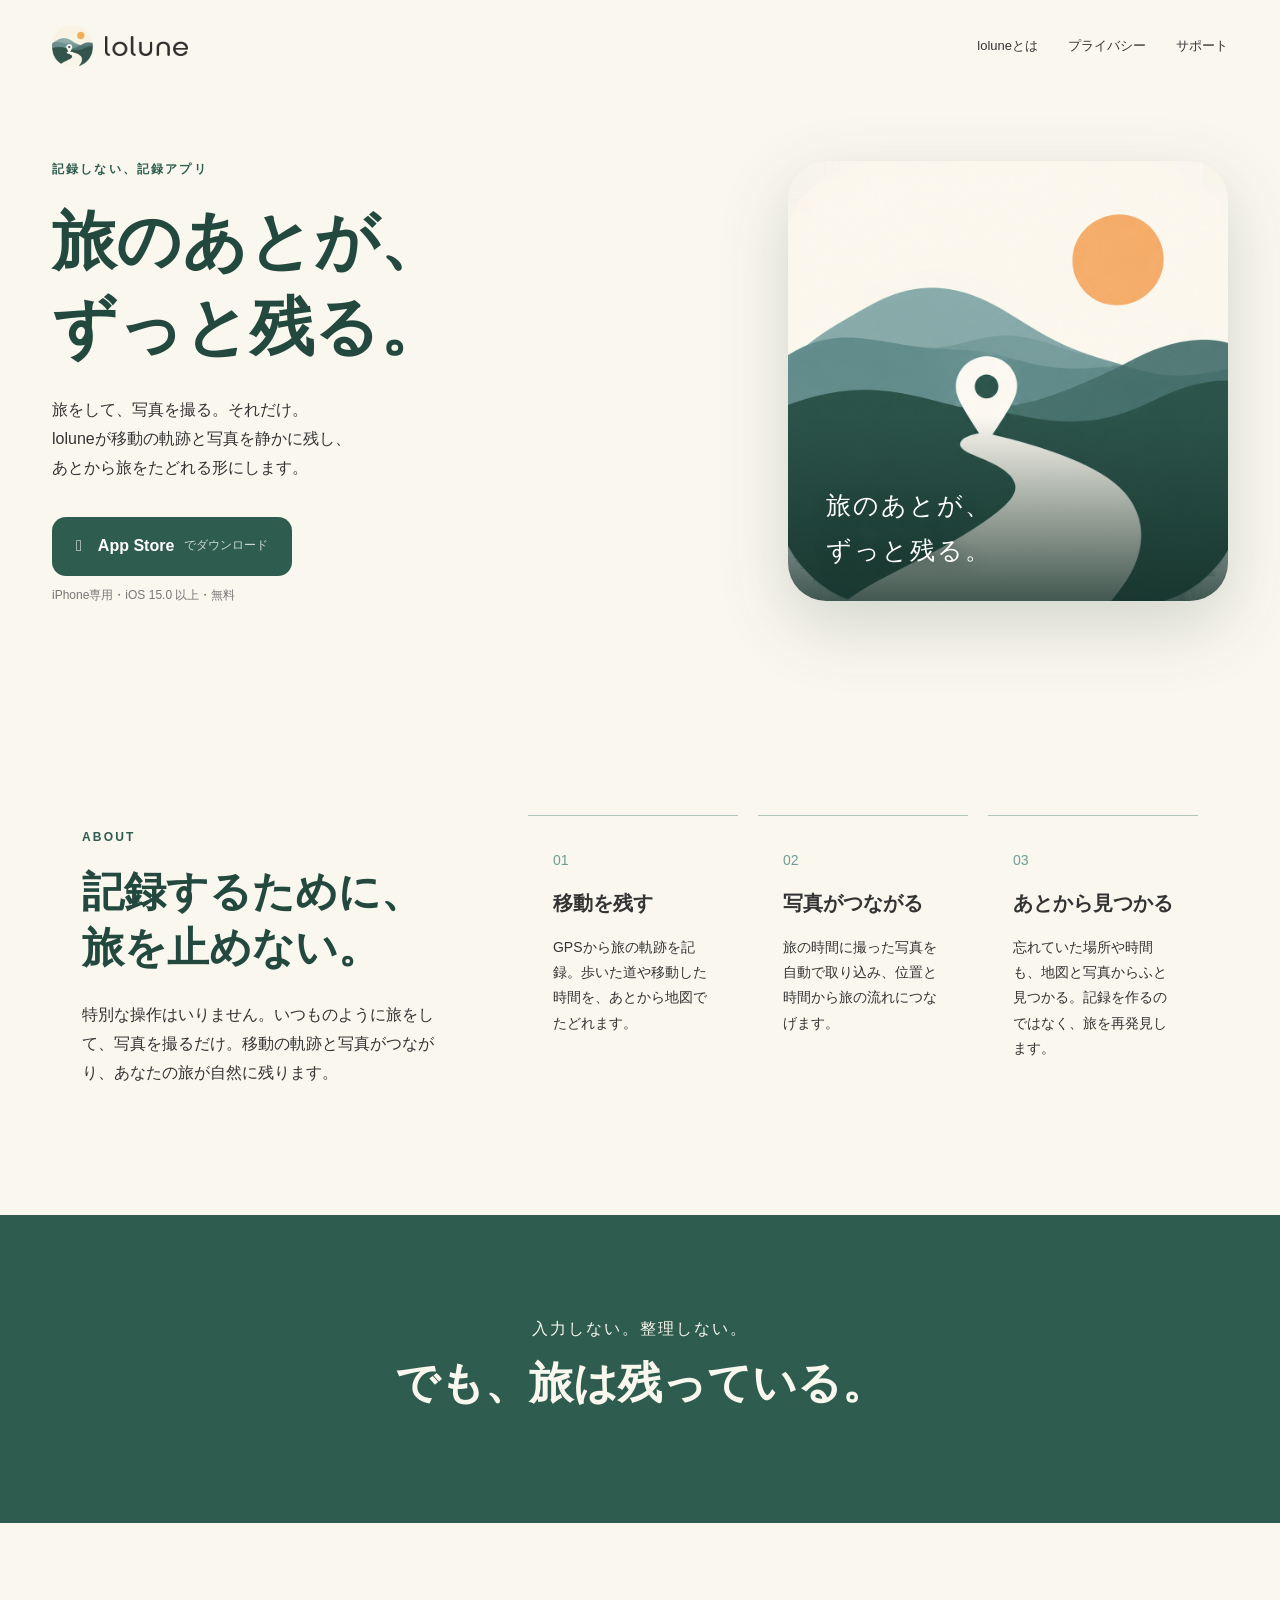
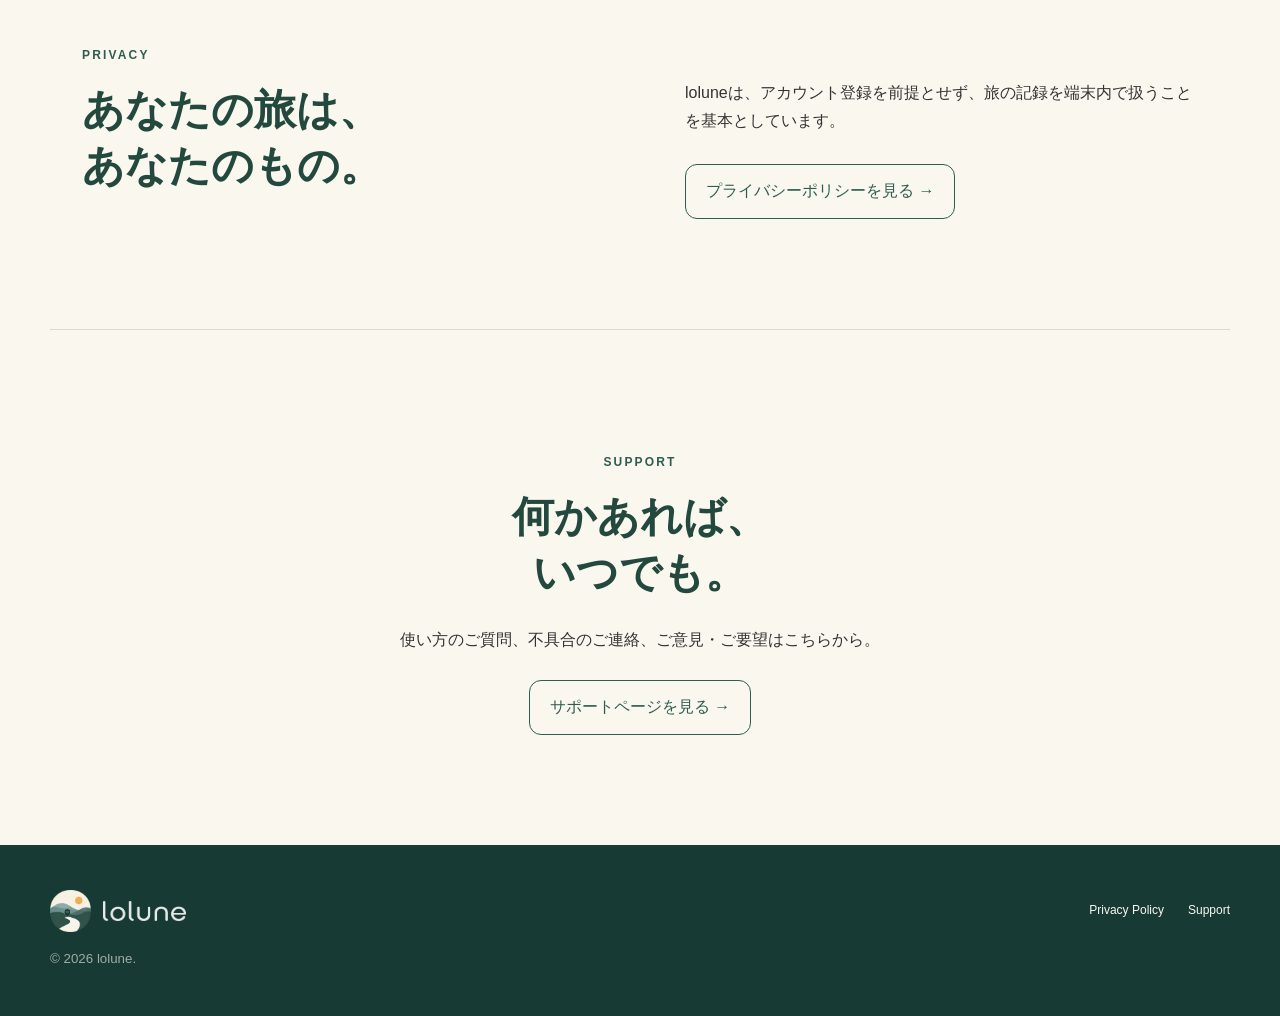
<file: index.html>
<!doctype html>
<html lang="ja">
<head>
  <meta charset="utf-8">
  <meta name="viewport" content="width=device-width,initial-scale=1">
  <meta name="theme-color" content="#FAF7EF">
  <title>lolune｜記録しない、記録アプリ</title>
  <meta name="description" content="旅をして、写真を撮る。それだけ。移動の軌跡と写真から、あとから旅をたどれるiPhoneアプリ lolune。">
  <link rel="icon" type="image/png" sizes="32x32" href="assets/icon-32.png">
  <link rel="icon" type="image/png" sizes="16x16" href="assets/icon-16.png">
  <link rel="apple-touch-icon" href="assets/icon-180.png">
  <link rel="stylesheet" href="style.css">
</head>
<body>
<header class="site-header">
  <a class="brand" href="#top" aria-label="lolune ホーム">
    <img class="mark" src="assets/logo-mark.png" alt="" width="485" height="491">
    <img class="wordmark" src="assets/logo-wordmark.png" alt="lolune" width="1772" height="428">
  </a>
  <nav>
    <a href="#about">loluneとは</a>
    <a href="#privacy">プライバシー</a>
    <a href="support.html">サポート</a>
  </nav>
</header>

<main id="top">
  <section class="hero">
    <div class="hero-copy">
      <p class="eyebrow">記録しない、記録アプリ</p>
      <h1>旅のあとが、<br>ずっと残る。</h1>
      <p class="lead">旅をして、写真を撮る。それだけ。<br>loluneが移動の軌跡と写真を静かに残し、<br class="desktop">あとから旅をたどれる形にします。</p>
      <a class="appstore" href="https://apps.apple.com/jp/app/lolune/id6814073570">　App Store <span>でダウンロード</span></a>
      <p class="note">iPhone専用・iOS 15.0 以上・無料</p>
    </div>
    <div class="hero-art">
      <img src="assets/hero.png" alt="道と山と太陽の上に、現在地のピンが立っているイラスト" width="1024" height="1024">
      <p>旅のあとが、<br>ずっと残る。</p>
    </div>
  </section>

  <section class="about section" id="about">
    <div class="section-heading">
      <p class="eyebrow">ABOUT</p>
      <h2>記録するために、<br>旅を止めない。</h2>
      <p>特別な操作はいりません。いつものように旅をして、写真を撮るだけ。移動の軌跡と写真がつながり、あなたの旅が自然に残ります。</p>
    </div>
    <div class="features">
      <article><span>01</span><h3>移動を残す</h3><p>GPSから旅の軌跡を記録。歩いた道や移動した時間を、あとから地図でたどれます。</p></article>
      <article><span>02</span><h3>写真がつながる</h3><p>旅の時間に撮った写真を自動で取り込み、位置と時間から旅の流れにつなげます。</p></article>
      <article><span>03</span><h3>あとから見つかる</h3><p>忘れていた場所や時間も、地図と写真からふと見つかる。記録を作るのではなく、旅を再発見します。</p></article>
    </div>
  </section>

  <section class="statement">
    <p>入力しない。整理しない。</p>
    <h2>でも、旅は残っている。</h2>
  </section>

  <section class="privacy section" id="privacy">
    <div>
      <p class="eyebrow">PRIVACY</p>
      <h2>あなたの旅は、<br>あなたのもの。</h2>
    </div>
    <div class="privacy-copy">
      <p>loluneは、アカウント登録を前提とせず、旅の記録を端末内で扱うことを基本としています。</p>
      <a class="outline" href="privacy.html">プライバシーポリシーを見る →</a>
    </div>
  </section>

  <section class="support section">
    <p class="eyebrow">SUPPORT</p>
    <h2>何かあれば、<br>いつでも。</h2>
    <p>使い方のご質問、不具合のご連絡、ご意見・ご要望はこちらから。</p>
    <a class="outline" href="support.html">サポートページを見る →</a>
  </section>
</main>

<footer>
  <p class="brand">
    <img class="mark" src="assets/logo-mark.png" alt="" width="485" height="491">
    <img class="wordmark" src="assets/logo-wordmark.png" alt="lolune" width="1772" height="428">
  </p>
  <div><a href="privacy.html">Privacy Policy</a><a href="support.html">Support</a></div>
  <small>© 2026 lolune.</small>
</footer>
</body>
</html>
</file>
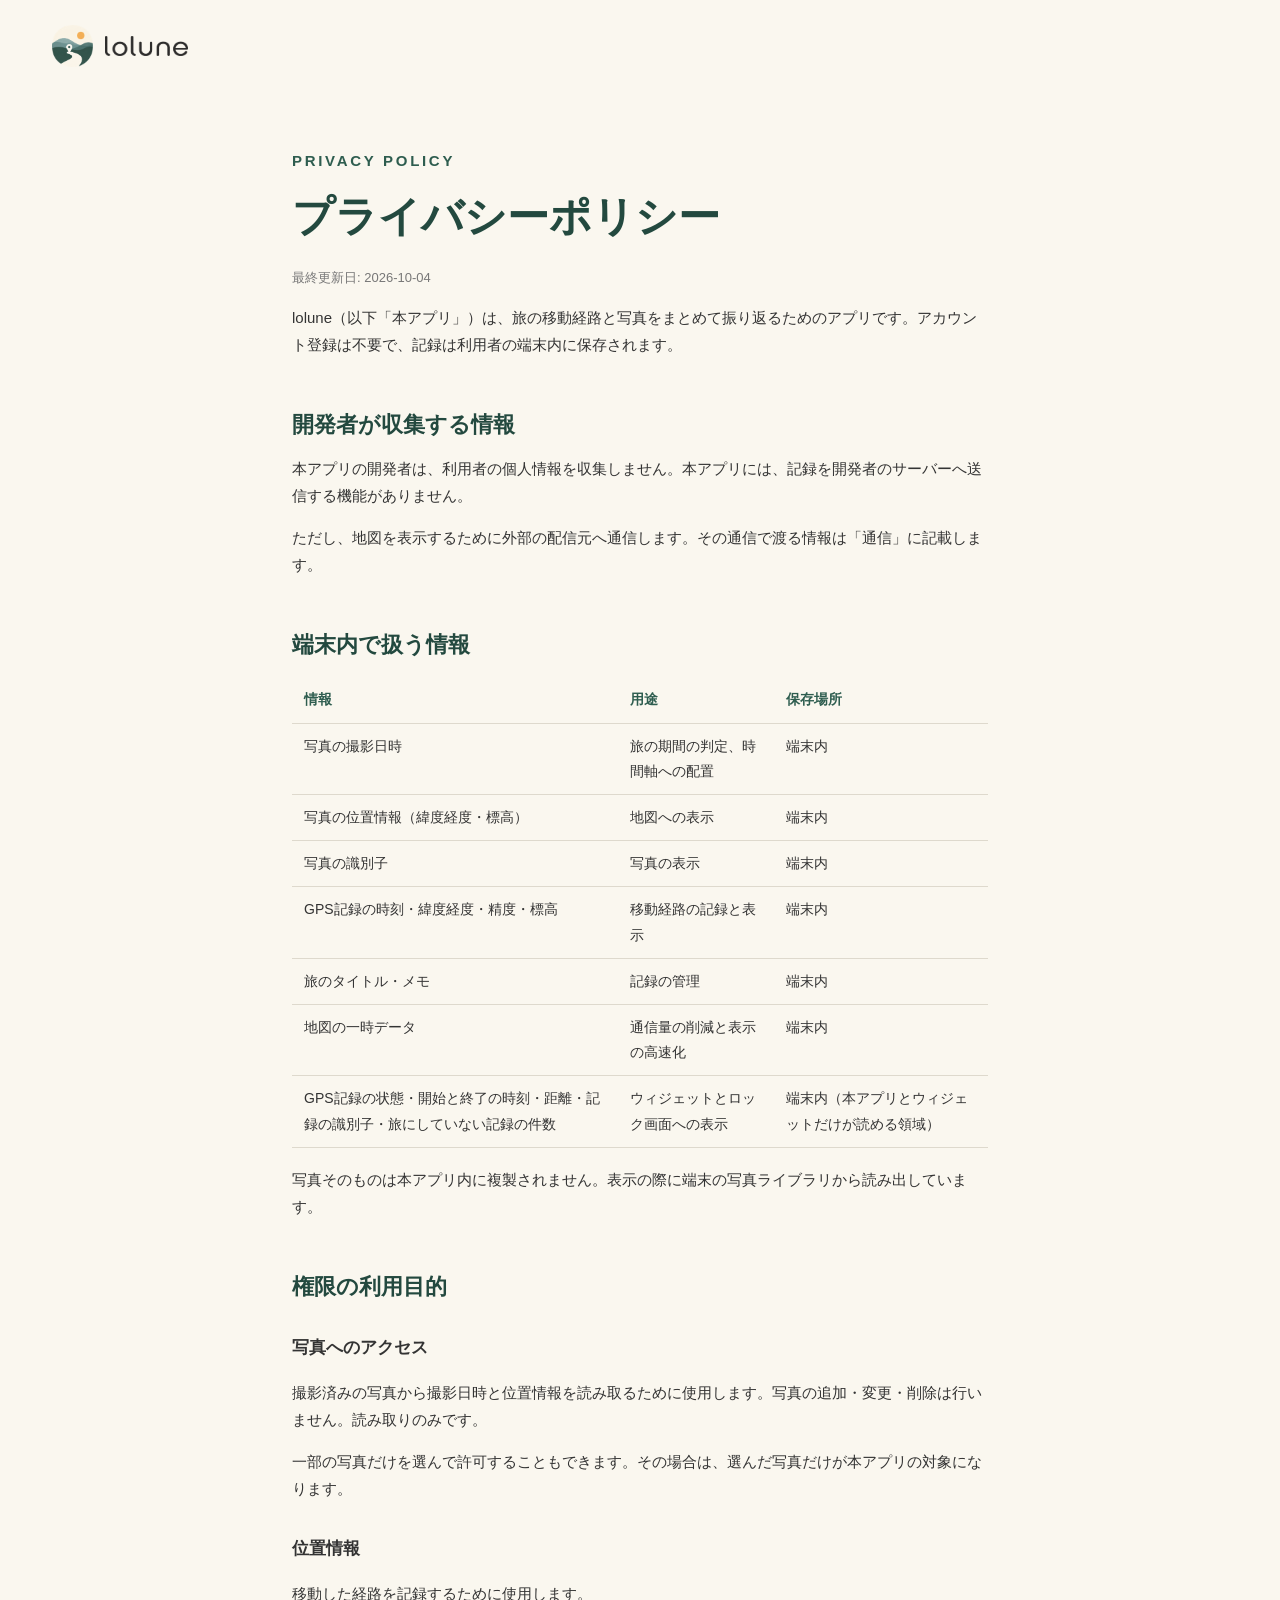
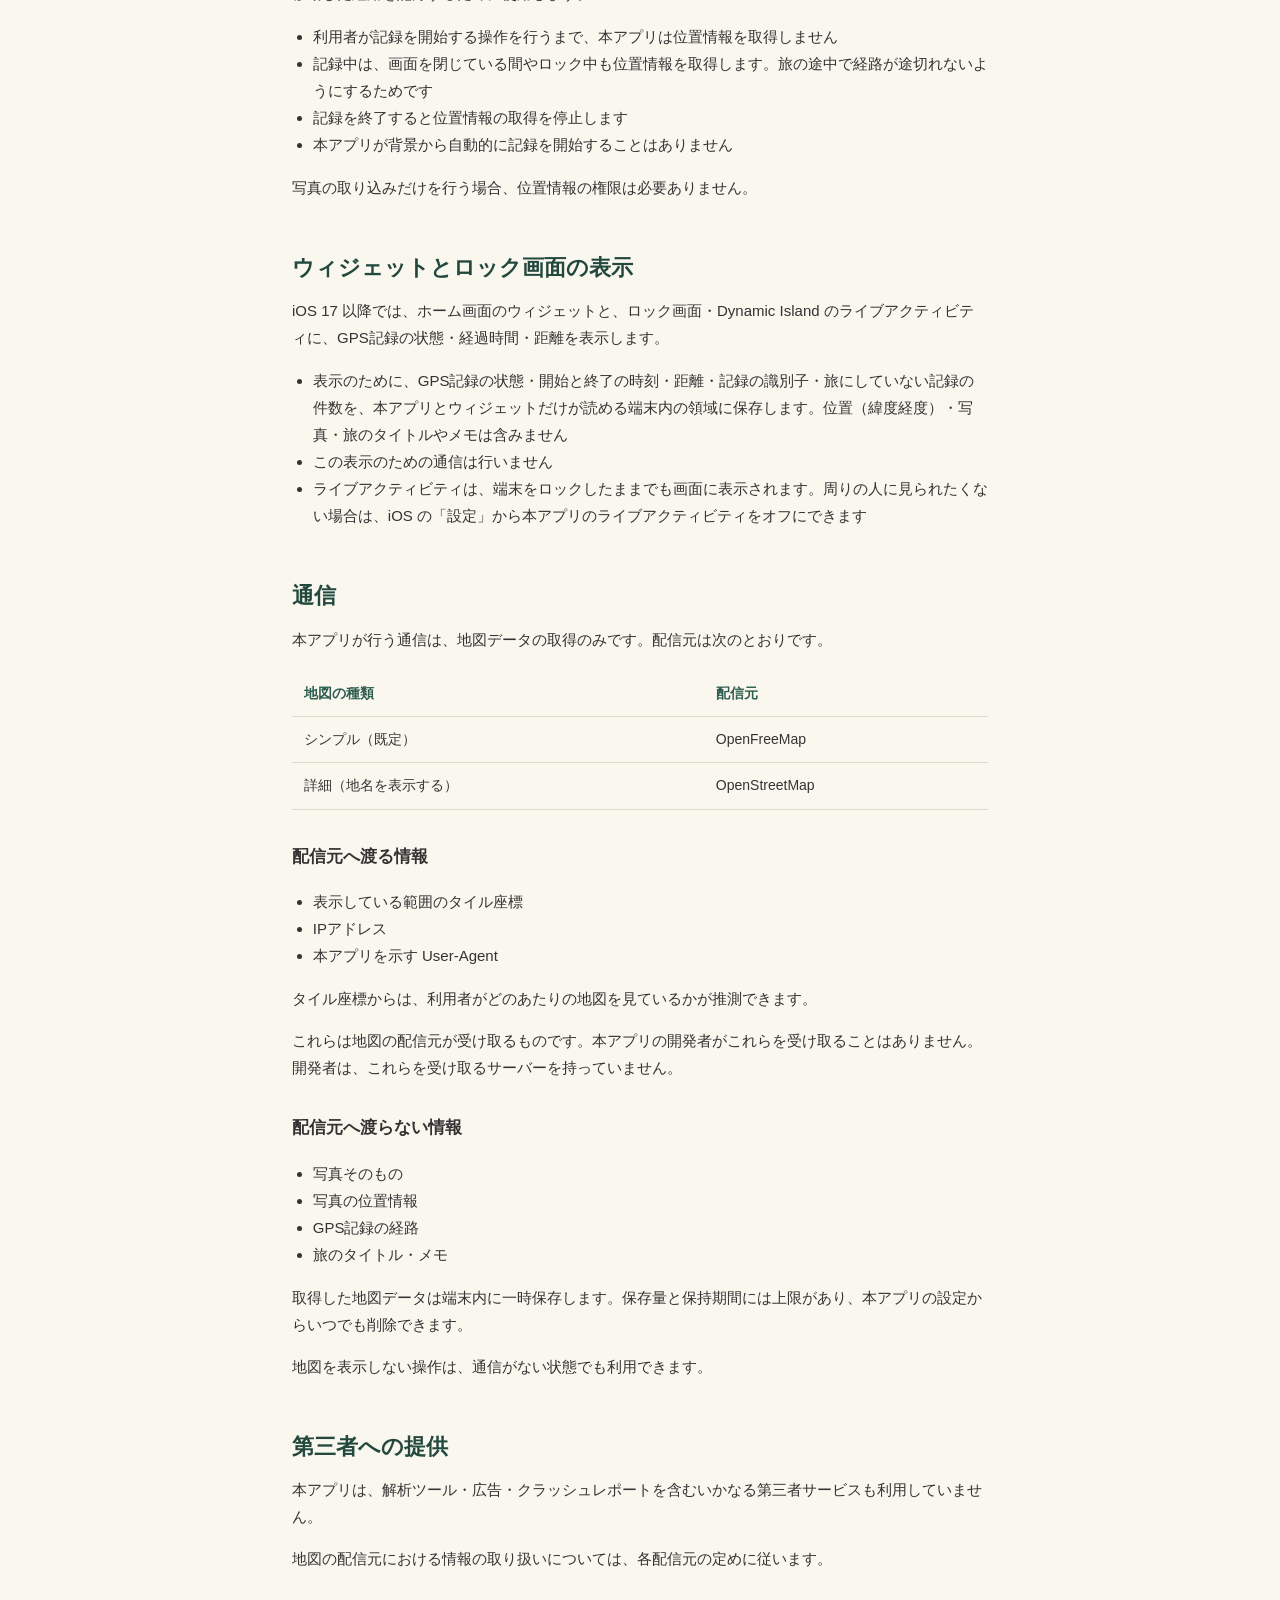
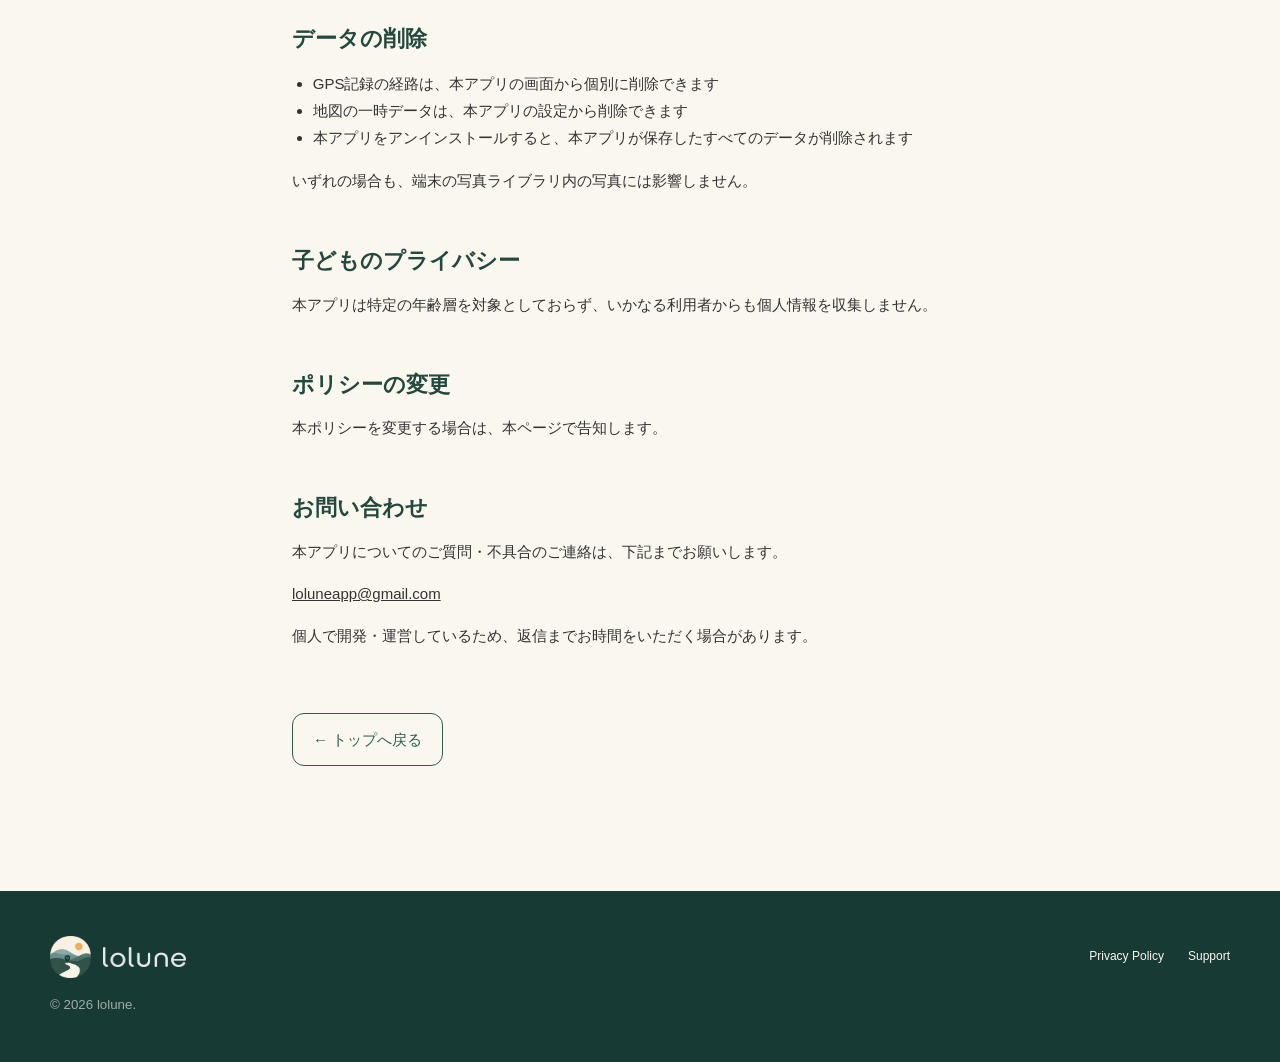
<file: privacy.html>
<!doctype html>
<html lang="ja">
<head>
  <meta charset="utf-8">
  <meta name="viewport" content="width=device-width,initial-scale=1">
  <meta name="theme-color" content="#FAF7EF">
  <title>プライバシーポリシー｜lolune</title>
  <meta name="description" content="iPhoneアプリ lolune のプライバシーポリシー。記録は端末内に保存され、開発者のサーバーへ送信されません。">
  <link rel="icon" type="image/png" sizes="32x32" href="assets/icon-32.png">
  <link rel="icon" type="image/png" sizes="16x16" href="assets/icon-16.png">
  <link rel="apple-touch-icon" href="assets/icon-180.png">
  <link rel="stylesheet" href="style.css">
  <style>
    .doc{max-width:760px;padding-top:40px}
    .doc h1{font-family:"Yu Mincho","Hiragino Mincho ProN",serif;font-weight:600;font-size:42px;line-height:1.35;margin:15px 0 20px;color:#23493f}
    .doc h2{font-size:22px;margin:52px 0 14px;color:#23493f}
    .doc h3{font-size:17px;margin:32px 0 10px}
    .doc p,.doc li{font-size:15px}
    .doc ul{padding-left:1.3em}
    .doc table{width:100%;border-collapse:collapse;margin:18px 0;font-size:14px}
    .doc th,.doc td{text-align:left;padding:10px 12px;border-bottom:1px solid #ded9cd;vertical-align:top}
    .doc th{color:#2E5D4F;font-weight:700}
    .doc .updated{font-size:13px;color:#777;margin:0}
    .doc .back{margin-top:64px}
    @media(max-width:760px){.doc{padding-top:24px}.doc h1{font-size:34px}}
    @media(prefers-color-scheme:dark){
      .doc h1,.doc h2{color:#EAEAEA}
      .doc th{color:#7DA89F}
      .doc th,.doc td{border-color:#284A40}
      .doc .updated{color:#9a9a9a}
    }
  </style>
</head>
<body>
<header class="site-header">
  <a class="brand" href="index.html" aria-label="lolune ホーム">
    <img class="mark" src="assets/logo-mark.png" alt="" width="485" height="491">
    <img class="wordmark" src="assets/logo-wordmark.png" alt="lolune" width="1772" height="428">
  </a>
</header>

<main class="section doc">
  <p class="eyebrow">PRIVACY POLICY</p>
  <h1>プライバシーポリシー</h1>
  <p class="updated">最終更新日: 2026-10-04</p>

  <p>lolune（以下「本アプリ」）は、旅の移動経路と写真をまとめて振り返るためのアプリです。アカウント登録は不要で、記録は利用者の端末内に保存されます。</p>

  <h2>開発者が収集する情報</h2>
  <p>本アプリの開発者は、利用者の個人情報を収集しません。本アプリには、記録を開発者のサーバーへ送信する機能がありません。</p>
  <p>ただし、地図を表示するために外部の配信元へ通信します。その通信で渡る情報は「通信」に記載します。</p>

  <h2>端末内で扱う情報</h2>
  <table>
    <tr><th>情報</th><th>用途</th><th>保存場所</th></tr>
    <tr><td>写真の撮影日時</td><td>旅の期間の判定、時間軸への配置</td><td>端末内</td></tr>
    <tr><td>写真の位置情報（緯度経度・標高）</td><td>地図への表示</td><td>端末内</td></tr>
    <tr><td>写真の識別子</td><td>写真の表示</td><td>端末内</td></tr>
    <tr><td>GPS記録の時刻・緯度経度・精度・標高</td><td>移動経路の記録と表示</td><td>端末内</td></tr>
    <tr><td>旅のタイトル・メモ</td><td>記録の管理</td><td>端末内</td></tr>
    <tr><td>地図の一時データ</td><td>通信量の削減と表示の高速化</td><td>端末内</td></tr>
    <tr><td>GPS記録の状態・開始と終了の時刻・距離・記録の識別子・旅にしていない記録の件数</td><td>ウィジェットとロック画面への表示</td><td>端末内（本アプリとウィジェットだけが読める領域）</td></tr>
  </table>
  <p>写真そのものは本アプリ内に複製されません。表示の際に端末の写真ライブラリから読み出しています。</p>

  <h2>権限の利用目的</h2>

  <h3>写真へのアクセス</h3>
  <p>撮影済みの写真から撮影日時と位置情報を読み取るために使用します。写真の追加・変更・削除は行いません。読み取りのみです。</p>
  <p>一部の写真だけを選んで許可することもできます。その場合は、選んだ写真だけが本アプリの対象になります。</p>

  <h3>位置情報</h3>
  <p>移動した経路を記録するために使用します。</p>
  <ul>
    <li>利用者が記録を開始する操作を行うまで、本アプリは位置情報を取得しません</li>
    <li>記録中は、画面を閉じている間やロック中も位置情報を取得します。旅の途中で経路が途切れないようにするためです</li>
    <li>記録を終了すると位置情報の取得を停止します</li>
    <li>本アプリが背景から自動的に記録を開始することはありません</li>
  </ul>
  <p>写真の取り込みだけを行う場合、位置情報の権限は必要ありません。</p>

  <h2>ウィジェットとロック画面の表示</h2>
  <p>iOS 17 以降では、ホーム画面のウィジェットと、ロック画面・Dynamic Island のライブアクティビティに、GPS記録の状態・経過時間・距離を表示します。</p>
  <ul>
    <li>表示のために、GPS記録の状態・開始と終了の時刻・距離・記録の識別子・旅にしていない記録の件数を、本アプリとウィジェットだけが読める端末内の領域に保存します。位置（緯度経度）・写真・旅のタイトルやメモは含みません</li>
    <li>この表示のための通信は行いません</li>
    <li>ライブアクティビティは、端末をロックしたままでも画面に表示されます。周りの人に見られたくない場合は、iOS の「設定」から本アプリのライブアクティビティをオフにできます</li>
  </ul>

  <h2>通信</h2>
  <p>本アプリが行う通信は、地図データの取得のみです。配信元は次のとおりです。</p>
  <table>
    <tr><th>地図の種類</th><th>配信元</th></tr>
    <tr><td>シンプル（既定）</td><td>OpenFreeMap</td></tr>
    <tr><td>詳細（地名を表示する）</td><td>OpenStreetMap</td></tr>
  </table>

  <h3>配信元へ渡る情報</h3>
  <ul>
    <li>表示している範囲のタイル座標</li>
    <li>IPアドレス</li>
    <li>本アプリを示す User-Agent</li>
  </ul>
  <p>タイル座標からは、利用者がどのあたりの地図を見ているかが推測できます。</p>
  <p>これらは地図の配信元が受け取るものです。本アプリの開発者がこれらを受け取ることはありません。開発者は、これらを受け取るサーバーを持っていません。</p>

  <h3>配信元へ渡らない情報</h3>
  <ul>
    <li>写真そのもの</li>
    <li>写真の位置情報</li>
    <li>GPS記録の経路</li>
    <li>旅のタイトル・メモ</li>
  </ul>
  <p>取得した地図データは端末内に一時保存します。保存量と保持期間には上限があり、本アプリの設定からいつでも削除できます。</p>
  <p>地図を表示しない操作は、通信がない状態でも利用できます。</p>

  <h2>第三者への提供</h2>
  <p>本アプリは、解析ツール・広告・クラッシュレポートを含むいかなる第三者サービスも利用していません。</p>
  <p>地図の配信元における情報の取り扱いについては、各配信元の定めに従います。</p>

  <h2>データの削除</h2>
  <ul>
    <li>GPS記録の経路は、本アプリの画面から個別に削除できます</li>
    <li>地図の一時データは、本アプリの設定から削除できます</li>
    <li>本アプリをアンインストールすると、本アプリが保存したすべてのデータが削除されます</li>
  </ul>
  <p>いずれの場合も、端末の写真ライブラリ内の写真には影響しません。</p>

  <h2>子どものプライバシー</h2>
  <p>本アプリは特定の年齢層を対象としておらず、いかなる利用者からも個人情報を収集しません。</p>

  <h2>ポリシーの変更</h2>
  <p>本ポリシーを変更する場合は、本ページで告知します。</p>

  <h2>お問い合わせ</h2>
  <p>本アプリについてのご質問・不具合のご連絡は、下記までお願いします。</p>
  <p><a href="mailto:loluneapp@gmail.com">loluneapp@gmail.com</a></p>
  <p>個人で開発・運営しているため、返信までお時間をいただく場合があります。</p>

  <p class="back"><a class="outline" href="index.html">← トップへ戻る</a></p>
</main>

<footer>
  <p class="brand">
    <img class="mark" src="assets/logo-mark.png" alt="" width="485" height="491">
    <img class="wordmark" src="assets/logo-wordmark.png" alt="lolune" width="1772" height="428">
  </p>
  <div><a href="privacy.html">Privacy Policy</a><a href="support.html">Support</a></div>
  <small>© 2026 lolune.</small>
</footer>
</body>
</html>
</file>
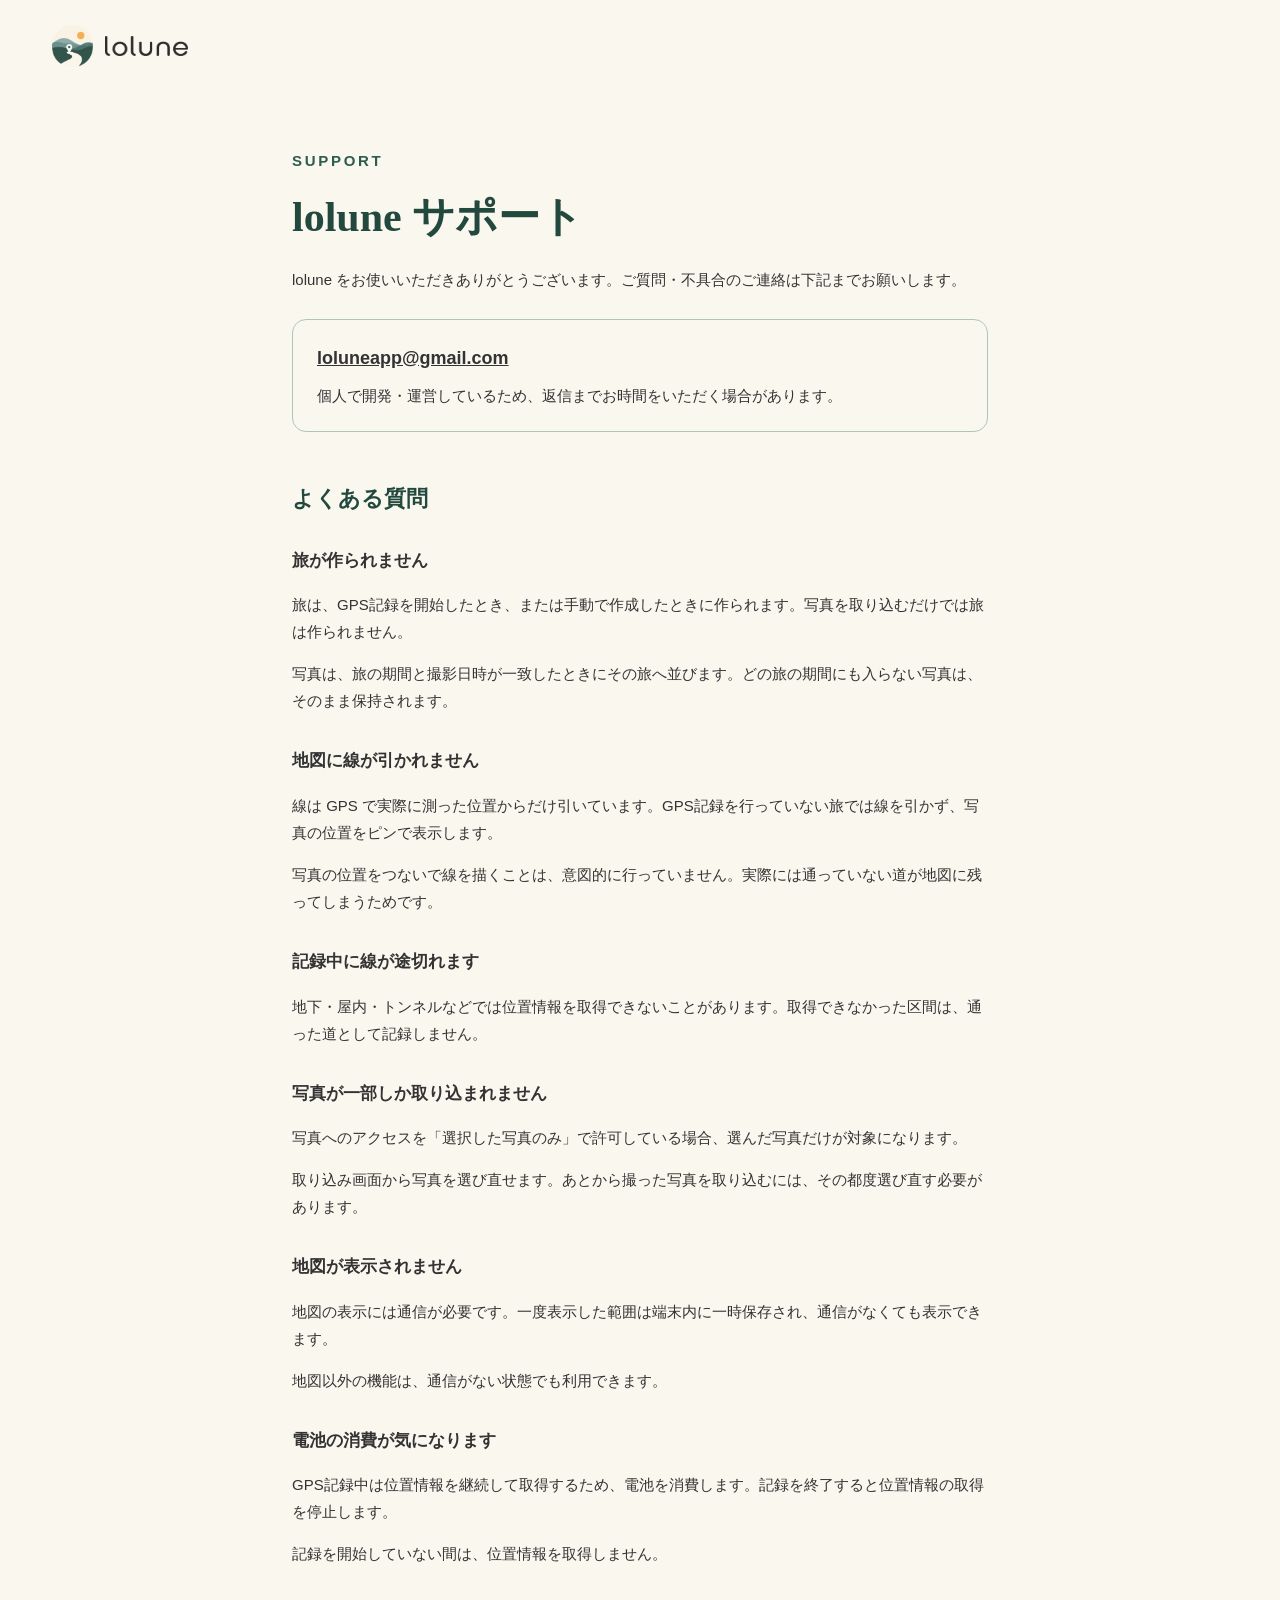
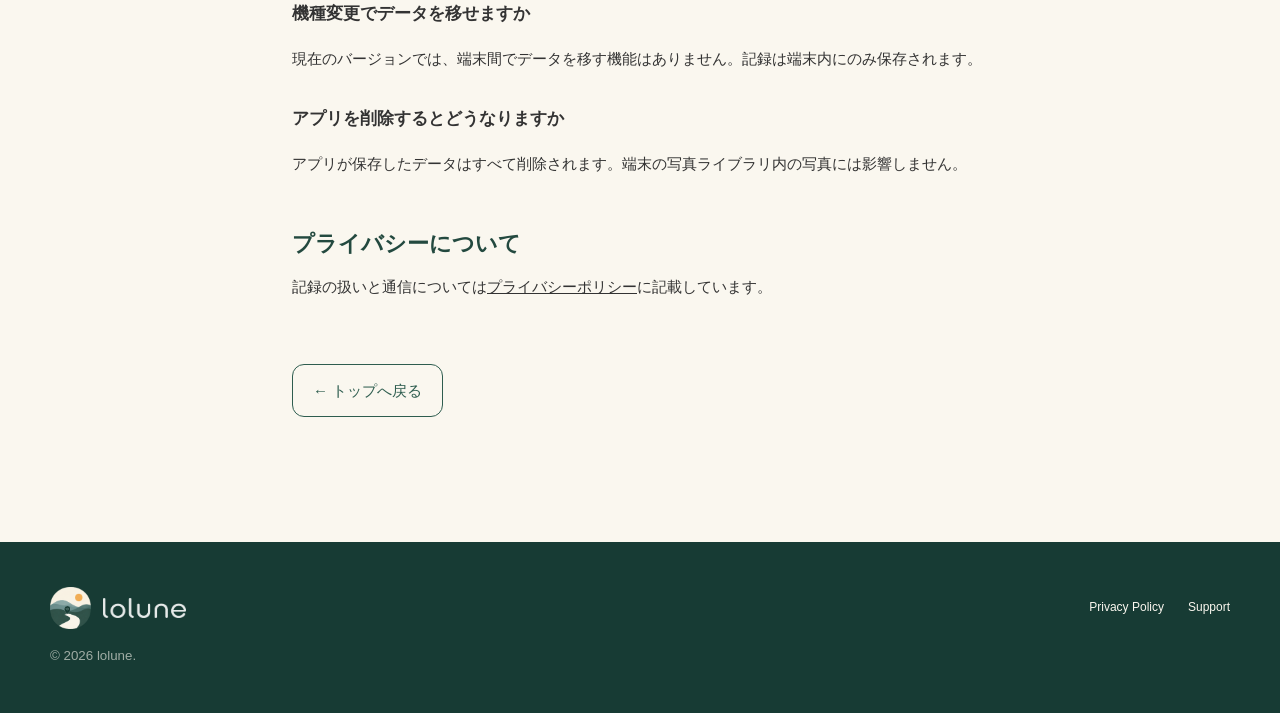
<file: support.html>
<!doctype html>
<html lang="ja">
<head>
  <meta charset="utf-8">
  <meta name="viewport" content="width=device-width,initial-scale=1">
  <meta name="theme-color" content="#FAF7EF">
  <title>サポート｜lolune</title>
  <meta name="description" content="iPhoneアプリ lolune のサポートページ。お問い合わせ先と、よくある質問。">
  <link rel="icon" type="image/png" sizes="32x32" href="assets/icon-32.png">
  <link rel="icon" type="image/png" sizes="16x16" href="assets/icon-16.png">
  <link rel="apple-touch-icon" href="assets/icon-180.png">
  <link rel="stylesheet" href="style.css">
  <style>
    .doc{max-width:760px;padding-top:40px}
    .doc h1{font-family:"Yu Mincho","Hiragino Mincho ProN",serif;font-weight:600;font-size:42px;line-height:1.35;margin:15px 0 20px;color:#23493f}
    .doc h2{font-size:22px;margin:52px 0 14px;color:#23493f}
    .doc h3{font-size:17px;margin:32px 0 8px}
    .doc p,.doc li{font-size:15px}
    .doc .contact{border:1px solid #AFC5BA;border-radius:14px;padding:22px 24px;margin:26px 0}
    .doc .contact p{margin:0 0 8px}
    .doc .contact p:last-child{margin:0}
    .doc .mail{font-size:18px;font-weight:700}
    .doc .back{margin-top:64px}
    @media(max-width:760px){.doc{padding-top:24px}.doc h1{font-size:34px}}
    @media(prefers-color-scheme:dark){
      .doc h1,.doc h2{color:#EAEAEA}
      .doc .contact{border-color:#284A40}
    }
  </style>
</head>
<body>
<header class="site-header">
  <a class="brand" href="index.html" aria-label="lolune ホーム">
    <img class="mark" src="assets/logo-mark.png" alt="" width="485" height="491">
    <img class="wordmark" src="assets/logo-wordmark.png" alt="lolune" width="1772" height="428">
  </a>
</header>

<main class="section doc">
  <p class="eyebrow">SUPPORT</p>
  <h1>lolune サポート</h1>

  <p>lolune をお使いいただきありがとうございます。ご質問・不具合のご連絡は下記までお願いします。</p>

  <div class="contact">
    <p class="mail"><a href="mailto:loluneapp@gmail.com">loluneapp@gmail.com</a></p>
    <p>個人で開発・運営しているため、返信までお時間をいただく場合があります。</p>
  </div>

  <h2>よくある質問</h2>

  <h3>旅が作られません</h3>
  <p>旅は、GPS記録を開始したとき、または手動で作成したときに作られます。写真を取り込むだけでは旅は作られません。</p>
  <p>写真は、旅の期間と撮影日時が一致したときにその旅へ並びます。どの旅の期間にも入らない写真は、そのまま保持されます。</p>

  <h3>地図に線が引かれません</h3>
  <p>線は GPS で実際に測った位置からだけ引いています。GPS記録を行っていない旅では線を引かず、写真の位置をピンで表示します。</p>
  <p>写真の位置をつないで線を描くことは、意図的に行っていません。実際には通っていない道が地図に残ってしまうためです。</p>

  <h3>記録中に線が途切れます</h3>
  <p>地下・屋内・トンネルなどでは位置情報を取得できないことがあります。取得できなかった区間は、通った道として記録しません。</p>

  <h3>写真が一部しか取り込まれません</h3>
  <p>写真へのアクセスを「選択した写真のみ」で許可している場合、選んだ写真だけが対象になります。</p>
  <p>取り込み画面から写真を選び直せます。あとから撮った写真を取り込むには、その都度選び直す必要があります。</p>

  <h3>地図が表示されません</h3>
  <p>地図の表示には通信が必要です。一度表示した範囲は端末内に一時保存され、通信がなくても表示できます。</p>
  <p>地図以外の機能は、通信がない状態でも利用できます。</p>

  <h3>電池の消費が気になります</h3>
  <p>GPS記録中は位置情報を継続して取得するため、電池を消費します。記録を終了すると位置情報の取得を停止します。</p>
  <p>記録を開始していない間は、位置情報を取得しません。</p>

  <h3>機種変更でデータを移せますか</h3>
  <p>現在のバージョンでは、端末間でデータを移す機能はありません。記録は端末内にのみ保存されます。</p>

  <h3>アプリを削除するとどうなりますか</h3>
  <p>アプリが保存したデータはすべて削除されます。端末の写真ライブラリ内の写真には影響しません。</p>

  <h2>プライバシーについて</h2>
  <p>記録の扱いと通信については<a href="privacy.html">プライバシーポリシー</a>に記載しています。</p>

  <p class="back"><a class="outline" href="index.html">← トップへ戻る</a></p>
</main>

<footer>
  <p class="brand">
    <img class="mark" src="assets/logo-mark.png" alt="" width="485" height="491">
    <img class="wordmark" src="assets/logo-wordmark.png" alt="lolune" width="1772" height="428">
  </p>
  <div><a href="privacy.html">Privacy Policy</a><a href="support.html">Support</a></div>
  <small>© 2026 lolune.</small>
</footer>
</body>
</html>
</file>
<file: style.css>
*{box-sizing:border-box}html{scroll-behavior:smooth}body{margin:0;background:#FAF7EF;color:#333;font-family:-apple-system,BlinkMacSystemFont,"Hiragino Sans","Yu Gothic",sans-serif;line-height:1.8}a{color:inherit}.site-header{height:92px;max-width:1240px;margin:auto;padding:16px 32px;display:flex;align-items:center;justify-content:space-between}.brand{display:flex;align-items:center;gap:12px;text-decoration:none}.brand img{display:block;width:auto}.brand .mark{height:42px}.brand .wordmark{height:20px}.site-header nav{display:flex;gap:30px;font-size:13px}.site-header nav a{text-decoration:none}.hero{max-width:1240px;margin:auto;padding:55px 32px 90px;display:grid;grid-template-columns:1fr 1fr;gap:70px;align-items:center}.eyebrow{font-size:12px;letter-spacing:.18em;font-weight:700;color:#2E5D4F}.hero h1,.section h2,.statement h2{font-family:"Yu Mincho","Hiragino Mincho ProN",serif;font-weight:600;line-height:1.35}.hero h1{font-size:clamp(48px,5vw,78px);margin:18px 0 25px;color:#23493f}.lead{font-size:16px;margin-bottom:34px}.appstore{display:inline-flex;align-items:center;gap:10px;background:#2E5D4F;color:white;text-decoration:none;padding:15px 24px;border-radius:14px;font-weight:700}.appstore span{font-size:12px;font-weight:400;opacity:.75}.note{font-size:12px;color:#777;margin:9px 0}.hero-art{position:relative;overflow:hidden;width:100%;max-width:440px;aspect-ratio:1;margin-left:auto;border-radius:38px;background:#f7e9ce;box-shadow:0 24px 70px #284a4030}.hero-art img{display:block;width:100%;height:100%;object-fit:contain}.hero-art::after{content:"";position:absolute;left:0;right:0;bottom:0;height:42%;background:linear-gradient(#14302900,#143029cc);pointer-events:none}.hero-art>p{position:absolute;z-index:1;left:38px;right:38px;bottom:28px;margin:0;color:white;font-family:"Yu Mincho",serif;font-size:25px;letter-spacing:.08em;text-shadow:0 2px 14px #143029b3}.section{max-width:1180px;margin:auto;padding:110px 32px}.about{display:grid;grid-template-columns:.85fr 1.6fr;gap:90px}.section-heading h2,.privacy h2,.support h2{font-size:42px;margin:15px 0 24px;color:#23493f}.features{display:grid;grid-template-columns:repeat(3,1fr);gap:20px}.features article{padding:30px 25px;border-top:1px solid #AFC5BA}.features span{color:#6F9D95;font-size:14px}.features h3{font-size:20px;margin:10px 0}.features p{font-size:14px}.statement{background:#2E5D4F;color:#FAF7EF;text-align:center;padding:100px 25px}.statement p{margin:0;letter-spacing:.12em}.statement h2{font-size:44px;margin:10px 0}.privacy{display:grid;grid-template-columns:1fr 1fr;gap:90px;align-items:end}.privacy-copy p{margin-bottom:28px}.outline{display:inline-block;text-decoration:none;border:1px solid #2E5D4F;color:#2E5D4F;padding:12px 20px;border-radius:12px}.support{text-align:center;border-top:1px solid #ded9cd}.support>p:not(.eyebrow){margin:0 auto 25px;max-width:600px}footer{background:#173b34;color:#FAF7EF;padding:45px max(32px,calc((100vw - 1180px)/2));display:grid;grid-template-columns:1fr auto;gap:15px;align-items:center}footer .brand{margin:0}footer .mark{height:40px}footer .wordmark{height:19px;filter:brightness(0) invert(1);opacity:.9}footer div{display:flex;gap:24px;font-size:12px}footer div a{text-decoration:none}footer small{grid-column:1/-1;opacity:.6}@media(max-width:760px){.site-header{height:76px;padding:12px 20px}.brand{gap:9px}.brand .mark{height:34px}.brand .wordmark{height:16px}.site-header nav a:not(:last-child){display:none}.site-header nav{font-size:12px}.hero{display:block;padding:48px 20px 70px}.hero h1{font-size:50px}.lead{font-size:15px}.desktop{display:none}.hero-art{max-width:none;margin:48px 0 0;border-radius:28px}.hero-art>p{left:24px;right:24px;bottom:22px}.hero-art>p{font-size:21px}.section{padding:78px 20px}.about,.privacy{display:block}.section-heading h2,.privacy h2,.support h2{font-size:34px}.features{display:block;margin-top:55px}.features article{padding:24px 5px}.statement{padding:72px 20px}.statement h2{font-size:34px}.privacy-copy{margin-top:35px}.support{text-align:left}footer{display:block;padding:38px 20px}footer .brand{margin-bottom:22px}footer .mark{height:34px}footer .wordmark{height:16px}footer div{margin-bottom:20px}}@media(prefers-color-scheme:dark){body{background:#121A18;color:#EAEAEA}.site-header,.hero,.section{background:#121A18}.hero h1,.section h2,.features h3,.support h2,.privacy h2{color:#EAEAEA}.eyebrow{color:#7DA89F}.outline{border-color:#7DA89F;color:#EAEAEA}.hero-art{box-shadow:none}.features article,.support{border-color:#284A40}.statement,footer{background:#0d2823}.brand .wordmark{filter:brightness(0) invert(1)}}
</file>
